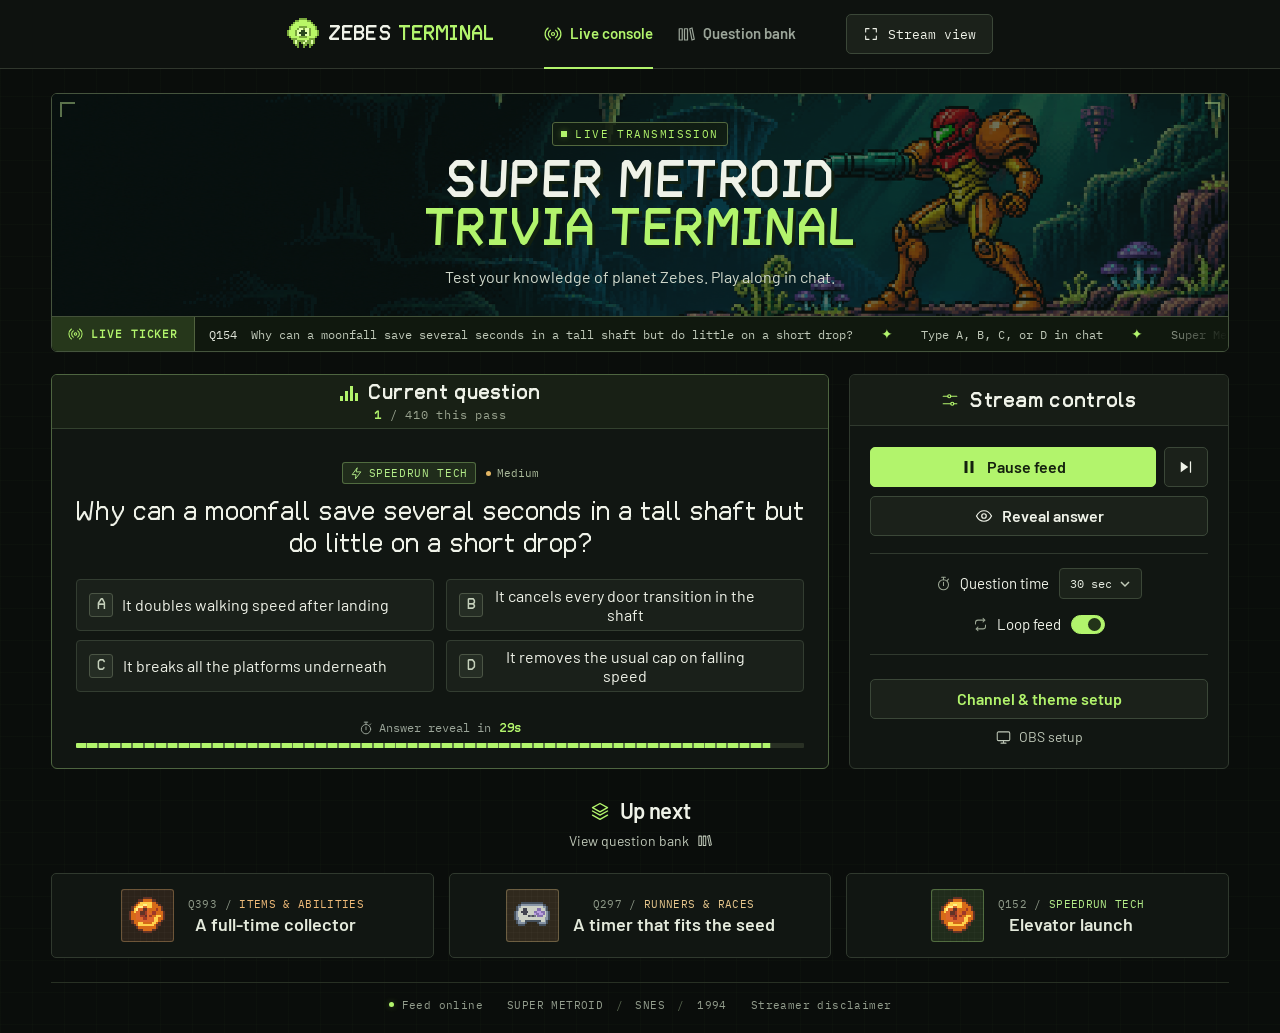
<file: index.html>
<!doctype html>
<html lang="en">
<head>
  <meta charset="utf-8"><meta name="viewport" content="width=device-width, initial-scale=1">
  <meta name="theme-color" content="#0b0e0c">
  <meta name="description" content="Live Super Metroid trivia on boss mechanics, speedrun routes and the runners who raced them. Includes timed answers and an offline OBS view.">
  <title>Zebes Terminal | Super Metroid Trivia</title>
  <link rel="icon" href="assets/mark.png"><link rel="stylesheet" href="style.css?v=theme-fonts">
  <link rel="stylesheet" href="theme.css?v=2"><script defer src="theme.js?v=3"></script>
  <script defer src="font.js"></script><script defer src="questions.js"></script><script defer src="rotation.js"></script><script defer src="chat.js"></script><script defer src="app.js"></script><script defer src="scoreboard.js"></script>
</head>
<body>
<header class="topbar"><div class="bar-inner">
  <a href="#console" class="brand" aria-label="Zebes Terminal home"><img src="assets/mark.png" width="32" height="32" alt="">ZEBES<span>TERMINAL</span></a>
  <nav aria-label="Main"><a href="#console" id="console-tab"><i data-icon="radio"></i>Live console</a><a href="#bank" id="bank-tab"><i data-icon="library"></i>Question bank</a></nav>
  <button id="stream" class="button stream-btn"><i data-icon="expand"></i>Stream view</button>
</div></header>
<main class="wrap">
  <div id="console">
    <section class="banner" aria-label="Super Metroid trivia broadcast">
      <div class="hero"><div class="hero-copy">
        <div class="live-tag"><b class="live-dot"></b><span id="live-label">LIVE TRANSMISSION</span></div>
        <h1>SUPER METROID<span>TRIVIA TERMINAL</span></h1>
        <p><span class="console-intro">Test your knowledge of planet Zebes.</span><span class="stream-intro">Be right back.</span> Play along in chat.</p>
      </div><span class="bracket tl"></span><span class="bracket tr"></span></div>
      <div class="ticker"><span class="ticker-label"><i data-icon="radio"></i>LIVE TICKER</span><div class="ticker-window" aria-hidden="true"><div id="crawl"></div></div></div>
    </section>
    <div class="dashboard">
      <section class="panel question-panel" aria-labelledby="question">
        <div class="panel-heading"><h2><span class="signal"><b></b><b></b><b></b><b></b></span>Current question</h2><span class="q-count" title="Questions dealt in this shuffled pass"><b id="q-number"></b><span> / <span id="q-total"></span> this pass</span></span></div>
        <div class="question-body" id="question-body"><div class="tags"><span id="q-category" class="tag"></span><span id="difficulty" class="difficulty"></span></div>
          <h3 id="question" aria-live="polite"></h3><div id="choices" aria-label="Answer choices"></div>
          <div id="explanation" class="answer-note" hidden><p id="answer-note" aria-live="polite"></p><a id="answer-source" target="_blank" rel="noopener"></a></div>
        </div>
        <div class="timer-box"><div class="timer-info"><span><i data-icon="timer"></i><span id="timer-label">Answer reveal in</span></span><b id="time">30s</b></div><div class="timer-track"><div id="timer-bar"></div></div></div>
      </section>
      <aside class="panel chat-panel" id="chat-panel" aria-label="Twitch chat leaderboard" hidden>
        <div class="panel-heading"><h2>Chat leaderboard</h2></div>
        <div class="score-content"><p id="score-channel"></p><p id="chat-status" role="status">Connecting…</p>
          <ol id="leaders" class="leaders"></ol>
          <p id="round-guesses">0 answers this round</p><p class="score-rule">First letter counts. One point per correct answer.</p>
          <button class="text-button" id="open-scores" disabled>Open scorebook</button>
        </div>
      </aside>
      <aside class="panel controls">
        <div class="panel-heading"><h2><i data-icon="sliders"></i>Stream controls</h2></div>
        <div class="control-body">
          <div class="transport"><button id="pause" class="button primary"></button><button id="next" class="button" aria-label="Skip to next question" title="Next question (N)"><i data-icon="skip"></i></button></div>
          <button id="reveal" class="button reveal"><i data-icon="eye"></i><span>Reveal answer</span></button>
          <div class="control-settings">
            <div class="setting"><label for="duration"><i data-icon="timer"></i>Question time</label><select id="duration"><option value="15">15 sec</option><option value="30" selected>30 sec</option><option value="45">45 sec</option><option value="60">60 sec</option></select></div>
            <div class="setting"><span id="loop-label"><i data-icon="repeat"></i>Loop feed</span><button id="loop" class="switch" aria-labelledby="loop-label" role="switch" aria-checked="true"><b></b></button></div>
          </div>
          <a class="button chat-link" href="setup.html">Channel &amp; theme setup</a><button id="setup" class="setup-link"><i data-icon="monitor"></i>OBS setup</button>
        </div>
      </aside>
    </div>
    <section class="queue" aria-labelledby="queue-title"><div class="queue-heading"><h2 id="queue-title"><i data-icon="layers"></i>Up next</h2><button id="all-questions" class="text-button">View question bank<i data-icon="library"></i></button></div><div id="queue-list"></div></section>
  </div>
  <section id="bank" hidden aria-labelledby="bank-title"><div class="bank-head"><div class="bank-heading"><i data-icon="library"></i><span>TRIVIA ARCHIVE</span></div><h1 id="bank-title">Question bank</h1><p>Choose a question to cue it in the live feed.</p></div>
    <div class="filters"><label class="searchbox"><i data-icon="search"></i><input type="search" id="search" placeholder="Search questions" aria-label="Search questions"></label><select id="category-filter" aria-label="Filter by category"><option value="">All categories</option></select></div>
    <div class="archive-count" id="results" aria-live="polite"></div><div id="bank-list"></div>
  </section>
  <footer><span><b class="footer-light"></b><span id="footer-state">Feed online</span></span><span>SUPER METROID <em>/</em> SNES <em>/</em> 1994</span><a href="setup.html#streamer-disclaimer">Streamer disclaimer</a></footer>
</main>
<button class="button exit-stream" id="exit-stream"><i data-icon="contract"></i>Exit stream view</button>
<dialog id="scores-dialog"><div class="panel-heading"><h2>Channel scorebook</h2><button class="close" id="close-scores" aria-label="Close scorebook">×</button></div>
<div class="modal-body"><label class="field-label" for="viewer-filter">Find a viewer</label><input class="chat-field" id="viewer-filter" type="search" placeholder="Twitch display name"><h3>Standings</h3>
<ol id="full-leaders" class="leaders"></ol><h3>Latest 50 answers</h3><ol id="history-list"></ol><p id="history-empty">No matching answers.</p>
<button class="button" id="export-scores">Export full answer log (CSV)</button></div></dialog>
<dialog id="obs-dialog"><div class="panel-heading"><h2><i data-icon="monitor"></i>OBS setup</h2><button class="close" aria-label="Close OBS setup" id="close-setup">×</button></div><div class="modal-body"><h3>Add the trivia to your stream</h3><p>For Twitch chat scoring, generate your Browser Source URL.</p><a class="button primary" href="setup.html">Set up your channel</a><h4>Offline trivia</h4><ol><li>Download and extract the overlay folder.</li><li>In OBS, add a <strong>Browser</strong> source. Enable <strong>Local file</strong> and select <strong>stream.html</strong> from the folder.</li><li>Set the width to <strong>1920</strong> and height to <strong>1080</strong>. The feed starts automatically.</li></ol><a class="button primary" href="zebes-obs.zip" download><i data-icon="download"></i>Download OBS overlay</a><p>To control playback, right-click the source and select <strong>Interact</strong>.</p><div class="shortcuts"><span><kbd>P</kbd> Pause</span><span><kbd>R</kbd> Reveal</span><span><kbd>N</kbd> Next</span><span><kbd>V</kbd> Toggle view</span></div></div></dialog>
</body></html>
</file>
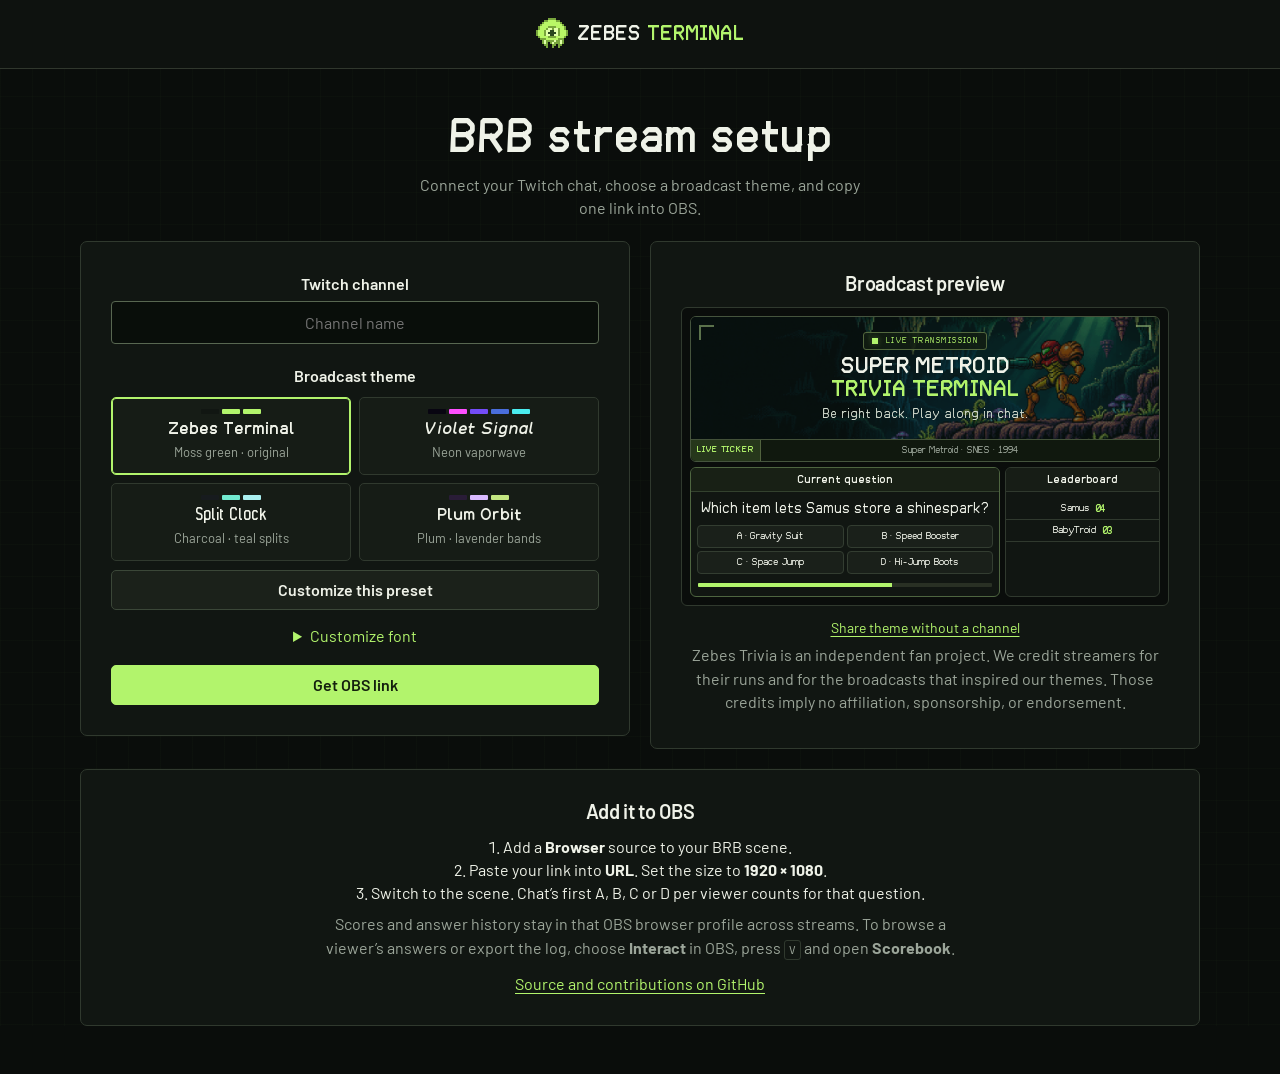
<file: setup.html>
<!doctype html>
<html lang="en">
<head>
  <meta charset="utf-8"><meta name="viewport" content="width=device-width,initial-scale=1">
  <title>Stream setup | Zebes Terminal</title>
  <link rel="icon" href="assets/mark.png"><link rel="stylesheet" href="style.css?v=theme-fonts">
  <link rel="stylesheet" href="theme.css?v=2">
  <script defer src="chat.js"></script><script defer src="theme.js?v=3"></script><script defer src="font.js"></script><script defer src="theme-editor.js?v=3"></script><script defer src="setup.js?v=theme-fonts"></script>
</head>
<body>
<header class="topbar"><div class="bar-inner"><a href="index.html" class="brand"><img src="assets/mark.png" alt="" width="32" height="32">ZEBES<span>TERMINAL</span></a></div></header>
<main class="studio">
  <header class="studio-title"><h1>BRB stream setup</h1>
    <p>Connect your Twitch chat, choose a broadcast theme, and copy one link into OBS.</p></header>
  <div class="studio-grid">
  <section class="studio-card" aria-label="Channel and appearance">
    <form id="channel-form">
      <label class="field-label" for="channel-name">Twitch channel</label>
      <input id="channel-name" class="chat-field" placeholder="Channel name" autocapitalize="none" spellcheck="false" required>
      <fieldset><legend>Broadcast theme</legend><div id="theme-list" class="theme-list"></div></fieldset>
      <button id="customize" class="button customize" type="button" aria-expanded="false" aria-controls="custom-fields">Customize this preset</button>
      <a class="inline-link mobile-preview-link" href="#preview-title">View preview ↓</a>
      <div id="custom-fields" class="custom-fields" hidden>
        <div id="color-controls" class="color-grid"></div>
        <div class="shade-row"><div><label for="theme-shade">Tint opacity</label> <output id="shade-value" for="theme-shade">60%</output></div><input id="theme-shade" type="range" min="0" max="100" value="60"></div>
        <label class="field-label" for="theme-frame">Frame style</label>
        <select id="theme-frame"></select>
        <label class="field-label" for="theme-banner">Banner image URL (optional)</label>
        <input id="theme-banner" class="chat-field" type="url" placeholder="https://example.com/banner.png" autocapitalize="none" spellcheck="false">
        <small class="hint">Use a public HTTPS image. Leave blank for Samus.</small>
        <p id="contrast-note" class="notice" hidden></p>
      </div>
      <details class="font-options" id="font-options"><summary>Customize font</summary>
        <label class="field-label" for="theme-typeface">Broadcast typeface</label>
        <select id="theme-typeface"><option value="">Theme default</option></select>
        <label class="field-label" for="font-url">Channel font URL (optional)</label>
        <input id="font-url" class="chat-field" type="url" placeholder="https://example.com/channel.woff2" aria-describedby="font-hint" autocapitalize="none" spellcheck="false">
        <small id="font-hint">A direct HTTPS webfont link overrides the bundled typeface. The font host must allow cross-origin loading.</small>
        <p class="font-preview" id="font-preview">Super Metroid · A B C D · 01:59</p>
      </details>
      <button type="submit" class="button primary">Get OBS link</button>
      <p class="notice" role="status" id="setup-error" hidden></p>
    </form>
    <div id="link-result" hidden><label for="source-url" class="field-label">Your Browser Source URL</label><div class="channel-row"><input class="chat-field" id="source-url" readonly><button class="button" id="copy-url">Copy link</button></div>
      <p id="copy-result" role="status"></p><p><a class="inline-link" id="edit-theme" href="setup.html">Bookmark or share this setup</a></p></div>
  </section>
  <section class="studio-card preview-card" aria-labelledby="preview-title">
    <h2 id="preview-title">Broadcast preview</h2>
    <div class="preview-screen" id="theme-preview">
      <div class="banner"><div class="hero"><div class="hero-copy">
        <div class="live-tag"><b class="live-dot"></b>LIVE TRANSMISSION</div>
        <h3>SUPER METROID<span>TRIVIA TERMINAL</span></h3><p>Be right back. Play along in chat.</p>
      </div><span class="bracket tl"></span><span class="bracket tr"></span></div>
      <div class="ticker"><span class="ticker-label">LIVE TICKER</span><span class="preview-crawl">Super Metroid · SNES · 1994</span></div></div>
      <div class="preview-board"><div class="panel question-panel"><div class="panel-heading">Current question</div>
        <p class="preview-question">Which item lets Samus store a shinespark?</p>
        <div class="preview-choices"><span class="choice">A · Gravity Suit</span><span class="choice">B · Speed Booster</span><span class="choice">C · Space Jump</span><span class="choice">D · Hi-Jump Boots</span></div>
        <div class="timer-track"><div class="preview-time"></div></div></div>
        <div class="panel"><div class="panel-heading">Leaderboard</div><ol class="leaders preview-leaders" aria-label="Sample standings"><li>Samus <b>04</b></li><li>BabyTroid <b>03</b></li></ol></div>
      </div>
    </div>
    <a class="inline-link share-palette" id="share-palette" href="setup.html">Share theme without a channel</a>
    <p class="hint" id="streamer-disclaimer">Zebes Trivia is an independent fan project. We credit streamers for their runs and for the broadcasts that inspired our themes. Those credits imply no affiliation, sponsorship, or endorsement.</p>
  </section></div>
  <section class="studio-card studio-guide"><h2>Add it to OBS</h2>
    <ol><li>Add a <strong>Browser</strong> source to your BRB scene.</li><li>Paste your link into <strong>URL</strong>. Set the size to <strong>1920 × 1080</strong>.</li><li>Switch to the scene. Chat’s first A, B, C or D per viewer counts for that question.</li></ol>
    <p>Scores and answer history stay in that OBS browser profile across streams. To browse a viewer’s answers or export the log, choose <strong>Interact</strong> in OBS, press <kbd>V</kbd> and open <strong>Scorebook</strong>.</p>
    <a class="inline-link" href="https://github.com/Intelligent-Decisions-Interactive/zebes-trivia">Source and contributions on GitHub</a>
  </section>
</main></body></html>
</file>
<file: style.css>
@font-face{font-family:Barlow;src:url(assets/barlow.ttf)}@font-face{font-family:Barlow;src:url(assets/barlow-semibold.ttf);font-weight:600}@font-face{font-family:Barlow;src:url(assets/barlow-bold.ttf);font-weight:700}
@font-face{font-family:"Zebes Relay";src:url(assets/zebes-relay-regular.woff2) format("woff2");font-weight:400;font-display:swap}
@font-face{font-family:"Zebes Relay";src:url(assets/zebes-relay-bold.woff2) format("woff2");font-weight:700;font-display:swap}
@font-face{font-family:"Neon Trace";src:url(assets/neon-trace-regular.woff2) format("woff2");font-weight:400;font-display:swap}
@font-face{font-family:"Neon Trace";src:url(assets/neon-trace-bold.woff2) format("woff2");font-weight:700;font-display:swap}
@font-face{font-family:"Split Counter";src:url(assets/split-counter-regular.woff2) format("woff2");font-weight:400;font-display:swap}
@font-face{font-family:"Split Counter";src:url(assets/split-counter-bold.woff2) format("woff2");font-weight:700;font-display:swap}
@font-face{font-family:"Orbit Arc";src:url(assets/orbit-arc-regular.woff2) format("woff2");font-weight:400;font-display:swap}
@font-face{font-family:"Orbit Arc";src:url(assets/orbit-arc-bold.woff2) format("woff2");font-weight:700;font-display:swap}
@font-face{font-family:Plex;src:url(assets/mono.ttf)}
:root{color-scheme:dark;--page:#0a0d0b;--panel:#111612;--line:#30392e;--lime:#b2f46c;--white:#eff2e8;--muted:#9ba599;--mono:Plex,monospace;--body:Barlow,Arial,sans-serif}
:root,.preview-screen,.font-preview{--pixel:var(--theme-face,"Zebes Relay"),Barlow,sans-serif}
.has-channel-font:is(:root,.preview-screen,.font-preview){--pixel:"Channel Overlay",var(--theme-face,"Zebes Relay"),Barlow,sans-serif}
*{box-sizing:border-box}html{min-height:100%;background:var(--page);scrollbar-color:#46523e #0d100d}body{margin:0;background-color:var(--page);background-image:linear-gradient(#aaff7004 1px,transparent 1px),linear-gradient(90deg,#aaff7004 1px,transparent 1px);background-size:32px 32px;color:var(--white);font:1rem/1.45 var(--body);min-height:100vh}button,select,input{font:inherit}button,a,select,input{outline-offset:4px}button:focus-visible,a:focus-visible,input:focus-visible,select:focus-visible{outline:2px solid var(--lime)}button,select,a{touch-action:manipulation}button,select{cursor:pointer}button{color:inherit}button:disabled{cursor:default}a{color:inherit;text-decoration:none}[hidden]{display:none!important}h1,h2,h3,p{margin:0}i[data-icon]{display:inline-flex;align-items:center;justify-content:center;flex-shrink:0;width:18px;height:18px}i svg{width:100%;height:100%;display:block}
.topbar{background:#0e120f;border-bottom:1px solid #30372d}.bar-inner,.wrap{width:min(1380px,92%);margin:auto}.bar-inner{min-height:68px;display:flex;align-items:center;gap:50px}.brand{display:inline-flex;gap:6px;align-items:center;white-space:nowrap;font:700 19px/1 var(--pixel);letter-spacing:-1.4px}.brand span{color:var(--lime)}.brand img{image-rendering:pixelated;margin-right:3px}.topbar nav{align-self:stretch;display:flex;gap:24px}.topbar nav a{display:flex;align-items:center;gap:8px;position:relative;font-size:15px;font-weight:600;color:var(--muted)}nav a.active{color:var(--lime)}nav a.active:after{content:"";height:2px;background:var(--lime);position:absolute;bottom:-1px;left:0;right:0}.topbar nav a:hover{color:var(--white)}.button{border:1px solid #3b4738;border-radius:5px;min-height:40px;display:inline-flex;justify-content:center;align-items:center;gap:9px;background:#1b211a;font-weight:600;transition:background .15s,border-color .15s}.button:hover:not(:disabled){background:#283025;border-color:#687b5c}.stream-btn{margin-left:auto;font:13px var(--mono);padding:0 16px;white-space:nowrap}.stream-btn i{width:16px}
.wrap{padding-top:24px}.banner{border:1px solid #45543d;border-radius:6px;overflow:hidden;background:#060d09}.hero{position:relative;isolation:isolate;min-height:222px;display:flex;align-items:center;padding:26px 3.05%;background-image:url(assets/zebes.png);background-size:cover;background-position:center 54%}
.hero::before{
  content:"";position:absolute;inset:0;z-index:-1;pointer-events:none;
  background:rgb(12 24 20 / 60%);
}
.hero-copy{width:fit-content;max-width:100%}
.live-tag{display:inline-flex;gap:8px;align-items:center;color:var(--lime);font:11px var(--mono);letter-spacing:1.45px;background:#121e12d9;border:1px solid #53683e;border-radius:3px;padding:4px 8px}.live-dot,.footer-light{display:inline-block;width:6px;height:6px;flex:none;background:var(--lime);box-shadow:0 0 6px #b2f45850}.hero h1{font:700 clamp(34px,3.65vw,59px)/.98 var(--pixel);letter-spacing:-.052em;margin:12px 0 10px;text-shadow:3px 3px #122011}.hero h1 span{display:block;color:var(--lime)}.hero p{font-size:16px;color:#d2dacd}.bracket{width:15px;height:15px;position:absolute;top:8px;border-top:2px solid #a3c6808a}.tl{left:8px;border-left:2px solid #a3c6808a}.tr{right:8px;border-right:2px solid #a3c6808a}.ticker{display:flex;height:35px;align-items:stretch;border-top:1px solid #435139;background:#10180e}.ticker-label{position:relative;z-index:1;display:inline-flex;align-items:center;gap:8px;white-space:nowrap;background:#26371b;color:var(--lime);border-right:1px solid #51623e;padding:0 16px;font:600 11px var(--mono);letter-spacing:.9px}.ticker-label i{width:15px}.ticker-window{display:flex;align-items:center;overflow:hidden;mask-image:linear-gradient(90deg,#000 92%,transparent)}#crawl{display:flex;flex-shrink:0;white-space:nowrap;align-items:center;animation:scroll 64s linear infinite;font:12px var(--mono);color:#c0c9b9}.crawl-set{display:flex;align-items:center;gap:28px;padding:0 14px}.crawl-set b{font-weight:normal;color:var(--lime);font-size:14px}.crawl-set strong{color:#e0e5d9;font-weight:normal}@keyframes scroll{to{transform:translateX(-50%)}}.paused #crawl{animation-play-state:paused}.paused .live-dot,.paused .footer-light{background:#e4b66b}
.dashboard{display:grid;grid-template-columns:minmax(0,2.05fr) minmax(285px,1fr);gap:20px;margin-top:22px}.panel{border:1px solid var(--line);border-radius:6px;background:var(--panel);overflow:hidden}.question-panel{border-color:#4e6540;display:flex;flex-direction:column}.panel-heading{min-height:51px;padding:0 22px;display:flex;align-items:center;justify-content:space-between;gap:12px;border-bottom:1px solid var(--line);background:#171d16}.question-panel .panel-heading{background:#182015;border-color:#33412e}h2{font-size:20px;line-height:1.15;letter-spacing:-.35px;font-weight:600;display:flex;align-items:center;gap:10px}.panel-heading h2 i,.queue-heading h2 i{color:var(--lime)}.signal{height:17px;display:inline-flex;align-items:flex-end;gap:2px}.signal b{background:var(--lime);width:3px}.signal b:nth-child(1){height:5px}.signal b:nth-child(2){height:10px}.signal b:nth-child(3){height:15px}.signal b:nth-child(4){height:8px}.q-count{font:12px var(--mono);letter-spacing:.8px;color:var(--lime)}.q-count span{color:#99a38f}.question-body{padding:23px 24px 18px;flex:1}.tags{display:flex;gap:10px;align-items:center}.tag,.difficulty{font:11px var(--mono);letter-spacing:.65px;text-transform:uppercase;display:inline-flex;align-items:center;gap:6px}.tag{border:1px solid #385c60;border-radius:3px;background:#172a2a;color:#8ed8d4;padding:3px 7px}.tag i{width:13px;height:13px}.difficulty{letter-spacing:0;text-transform:none;color:#abbb9b}.difficulty:before{content:"";width:5px;height:5px;border-radius:50%;background:#accb83}.difficulty.medium:before{background:#e3b664}.difficulty.hard:before{background:#de8c8c}.question-body h3{font:600 clamp(25px,2.05vw,34px)/1.13 var(--body);letter-spacing:-.5px;margin:13px 0 19px;max-width:850px}.choices,#choices{display:grid;grid-template-columns:1fr 1fr;gap:9px 12px}.choice{min-height:42px;background:#1a201a;border:1px solid #333d31;border-radius:4px;display:flex;align-items:center;gap:11px;text-align:left;padding:6px 12px;font:500 16px var(--body);min-width:0}.choice span:first-child{background:#252d24;border:1px solid #4b5545;border-radius:3px;width:24px;height:24px;flex:none;display:grid;place-items:center;color:#c5d0bb;font:13px var(--mono)}button.choice:hover:not(:disabled),.choice.picked{border-color:#819167;background:#262e23}.choice.correct{color:var(--lime);background:#24361b;border-color:#87ad62}.choice.correct span:first-child{background:var(--lime);border-color:var(--lime);color:#152410}.choice.missed{border-color:#ab7263}.choice i{margin-left:auto;color:var(--lime);width:15px}.timer-box{padding:0 24px 20px}.timer-info{display:flex;align-items:center;justify-content:space-between;color:var(--muted);font:12px var(--mono);margin-bottom:8px}.timer-info>span{display:flex;align-items:center;gap:6px}.timer-info i{width:14px;height:14px}.timer-info b{font-weight:400;color:var(--lime)}.timer-track{height:5px;background:#293024;overflow:hidden;border-radius:1px}#timer-bar{height:100%;background:repeating-linear-gradient(to right,var(--lime) 0 10px,#5c7943 10px 12px);transform-origin:left}.slide-in{animation:arrive .42s ease-out}@keyframes arrive{from{transform:translateY(12px);opacity:.4}to{transform:translateY(0);opacity:1}}
.control-body{padding:21px 20px 17px}.transport{display:flex;gap:8px}.transport .primary{flex:1}.primary{background:var(--lime);border-color:var(--lime);color:#14200e}.primary:hover:not(:disabled){background:#c9ff93;border-color:#c9ff93}#next{width:44px}.reveal{width:100%;margin-top:9px;background:#1b211a}.reveal:disabled{color:#9da993;background:#171c16}.control-settings{border-top:1px solid var(--line);border-bottom:1px solid var(--line);padding:12px 0;margin:17px 0 12px}.setting{display:flex;align-items:center;justify-content:space-between;gap:10px;min-height:35px;font-size:15px}.setting+.setting{margin-top:6px}.setting label,.setting>span{display:flex;align-items:center;gap:9px}.setting i{color:#9ba693;width:15px;height:15px}select{appearance:none;background:#1b221a url("data:image/svg+xml,%3Csvg xmlns='http://www.w3.org/2000/svg' width='12' height='8' viewBox='0 0 12 8'%3E%3Cpath d='m2 2 4 4 4-4' fill='none' stroke='%23c1cbb8' stroke-width='1.5'/%3E%3C/svg%3E") no-repeat right 10px center;color:#e4eadf;border:1px solid #3b4737;border-radius:4px;padding:7px 29px 7px 10px;font:12px var(--mono)}.switch{width:34px;height:19px;border-radius:10px;border:1px solid #686f61;background:#323930;display:flex;align-items:center;padding:2px}.switch b{width:13px;height:13px;border-radius:50%;background:#c8d0bd;transition:transform .15s}.switch[aria-checked="true"]{background:var(--lime);border-color:var(--lime)}.switch[aria-checked="true"] b{transform:translateX(14px);background:#233419}.setup-link,.text-button{display:inline-flex;align-items:center;justify-content:center;gap:8px;background:none;border:0;padding:4px 0;color:#bfc8b8;font-size:14px}.setup-link:hover,.text-button:hover{color:var(--lime)}.setup-link i,.text-button i{width:15px;height:15px}.queue{margin-top:23px}.queue-heading{display:flex;align-items:center;justify-content:space-between;margin-bottom:12px}.queue-heading h2{font-size:22px}.queue-heading h2 i{width:20px;height:20px}#queue-list{display:grid;grid-template-columns:repeat(3,minmax(0,1fr));gap:15px}.queue-card,.bank-card{min-width:0;display:flex;align-items:center;gap:14px;text-align:left;border:1px solid var(--line);border-radius:5px;padding:15px;background:var(--panel)}.queue-card:hover,.bank-card:hover{background:#1a221a;border-color:#647958}.sprite-box{background-color:var(--tint);color:var(--ink);border:1px solid color-mix(in srgb,var(--ink) 33%,transparent);width:53px;height:53px;flex:none;display:grid;place-items:center;border-radius:3px;background-image:linear-gradient(#ffffff05 1px,transparent 1px),linear-gradient(90deg,#ffffff05 1px,transparent 1px);background-size:6px 6px}.sprite-box img{width:36px;height:36px;image-rendering:pixelated}.card-copy{display:grid;gap:3px}.card-meta{font:11px var(--mono);text-transform:uppercase;color:var(--ink);letter-spacing:.35px}.card-meta span{color:#8f9a89}.card-title{font-size:18px;font-weight:600;color:#e3e9db;line-height:1.15}footer{border-top:1px solid #283024;margin:24px 0 0;padding:15px 0 21px;display:flex;justify-content:space-between;align-items:center;gap:10px;color:#939d8d;font:11px var(--mono);letter-spacing:.4px}footer>span:first-child{display:flex;align-items:center;gap:8px}.footer-light{width:5px;height:5px;border-radius:50%}footer em{font-style:normal;color:#596750;margin:0 5px}
.bank-head{padding:22px 0 18px}.bank-heading{display:flex;gap:8px;align-items:center;color:var(--lime);font:12px var(--mono);letter-spacing:.8px}.bank-head h1{font:700 clamp(28px,3vw,48px) var(--pixel);color:var(--white);letter-spacing:-.055em;margin:6px 0}.bank-head p,.source{color:var(--muted)}.filters{display:flex;gap:10px}.searchbox{display:flex;align-items:center;gap:12px;background:var(--panel);border:1px solid var(--line);border-radius:4px;padding:8px 14px;flex:1}.searchbox input{background:none;color:var(--white);border:0;width:100%}.archive-count{font:12px var(--mono);color:var(--muted);margin:22px 0 12px}#bank-list{display:grid;grid-template-columns:repeat(2,minmax(0,1fr));gap:12px}.bank-card .card-title{font-size:16px}.source{font-size:14px;margin:22px 0}.source a{text-decoration:underline}.source a:hover{color:var(--lime)}
dialog{width:min(460px,94vw);padding:0;border:1px solid #586b4b;border-radius:6px;background:var(--panel);color:var(--white);box-shadow:0 24px 90px #0009}dialog::backdrop{background:#030704c9}.close{background:none;border:0;font-size:27px;color:#cad2bf}.modal-body{padding:22px}.modal-body h3{font-size:23px}.modal-body ol{padding-left:20px;color:#c9d1c2}.modal-body li{margin-bottom:9px;padding-left:3px}.modal-body .button{width:100%}.modal-body p{font-size:15px;color:var(--muted);margin:18px 0 12px}.shortcuts{display:flex;gap:10px;flex-wrap:wrap;font-size:13px}.shortcuts span{display:flex;align-items:center;gap:4px}kbd{border:1px solid var(--line);border-radius:3px;padding:2px 4px;font:11px var(--mono)}.exit-stream{display:none}
.streaming .topbar,.streaming .controls,.streaming .queue,.streaming footer{display:none}.streaming .wrap{width:min(94vw,1750px);padding-top:2.5vh}.streaming .hero{min-height:22vh}.streaming .dashboard{display:block;margin-top:2vh}.streaming .question-body{padding:2.5vh 2.5vw}.streaming .question-body h3{font-size:clamp(26px,min(3.4vw,5.7vh),66px);max-width:none;margin:2vh 0 2.5vh}.streaming .choice{font-size:clamp(18px,min(2.2vw,3.7vh),40px);min-height:7vh}.streaming .choice span:first-child{width:1.7em;height:1.7em;font-size:.7em}.streaming .timer-box{padding:0 2.5vw 2.3vh}.streaming .timer-info{font-size:clamp(12px,1.3vw,22px)}.streaming .hero h1{font-size:clamp(32px,min(3.8vw,6.3vh),76px)}.streaming .exit-stream{position:fixed;right:12px;top:12px;display:flex;padding:0 12px;opacity:0}.exit-stream:hover,.exit-stream:focus-visible{opacity:1}.streaming .panel-heading{min-height:5vh}.streaming .ticker{height:4vh;min-height:30px}.streaming #crawl,.streaming .ticker-label{font-size:clamp(12px,1.1vw,20px)}
@media(min-width:1600px){.hero{min-height:260px}.question-body{padding-top:26px;padding-bottom:22px}.choice{min-height:49px}}
@media(max-width:1050px){.bar-inner{gap:28px}.topbar nav{gap:18px}.wrap,.bar-inner{width:94%}.dashboard{grid-template-columns:minmax(0,1.85fr) minmax(260px,1fr);gap:15px}.panel-heading{padding:0 17px}.question-body{padding:18px}.timer-box{padding:0 18px 18px}.queue-card{padding:12px;gap:10px}.card-meta{font-size:10px}.card-title{font-size:16px}.sprite-box{width:46px;height:46px}.control-body{padding:18px 16px}.hero{min-height:206px}}
@media(max-width:760px){.bar-inner{min-height:59px;flex-wrap:wrap;gap:0;justify-content:space-between}.brand{font-size:17px}.brand img{width:27px;height:27px}.stream-btn{font-size:12px;padding:0 10px;min-height:34px}.topbar nav{order:3;width:100%;height:42px;gap:25px}.topbar nav a{font-size:14px}.bar-inner{padding-top:10px}.wrap{padding-top:15px}.hero{min-height:196px;padding:18px 4%;background-position:63% 50%}.hero h1{font-size:clamp(30px,5.6vw,43px)}.hero p{max-width:65%;font-size:14px;line-height:1.3}.dashboard{grid-template-columns:minmax(0,1fr)}.controls .control-body{display:grid;grid-template-columns:1.3fr 1fr;gap:10px 14px}.control-settings{grid-column:1/-1;display:flex;justify-content:space-between;gap:20px;margin:0;padding:8px 0}.setting{flex:1}.setting+.setting{margin-top:0}.reveal{margin-top:0}.setup-link{justify-self:start}.queue-card{min-height:76px}.queue-card .sprite-box{width:39px;height:39px}.queue-card .card-title{font-size:15px}#queue-list{grid-template-columns:1fr;gap:8px}.queue{margin-top:18px}.question-body h3{max-width:94%}.queue-heading h2{font-size:20px}.ticker-label{padding:0 10px;font-size:10px}.streaming .hero p{max-width:70%}#bank-list{grid-template-columns:1fr}}
@media(max-width:450px){.wrap,.bar-inner{width:93%}.hero{background-position:69% center}.hero h1{font-size:29px}.hero p{max-width:63%}.live-tag{font-size:9px}.panel-heading{min-height:45px}h2{font-size:18px}.question-body h3{font-size:24px}.question-body{padding:16px}.choice{padding:6px 8px;font-size:15px;gap:8px}.controls .control-body{gap:9px}.setting{font-size:14px;gap:6px}.setting i{display:none}.setting+.setting{flex:.75}.filters{flex-wrap:wrap}.filters .searchbox{min-width:180px}.tag{font-size:10px}.text-button{font-size:13px}.streaming .hero{min-height:170px}.streaming .question-body h3{font-size:25px}.streaming .choice{font-size:16px}.streaming .question-body{padding:15px}}
@media(max-height:640px) and (min-width:761px){.streaming .hero{padding-top:9px;padding-bottom:9px;min-height:19vh}.streaming .hero p{display:none}.streaming .live-tag{font-size:9px}.streaming .hero h1{font-size:29px;margin:6px 0}.streaming .question-body{padding:10px 20px}.streaming .question-body h3{margin:7px 0 12px}.streaming .question-panel .panel-heading{min-height:35px}}
@media(prefers-reduced-motion:reduce){*{scroll-behavior:auto!important}.slide-in{animation:none}#crawl{animation:none}}
.streaming .exit-stream.visible{opacity:1}
.answer-note{margin-top:14px;border-left:2px solid var(--lime);padding-left:12px;color:#dce5d5;line-height:1.4}
.answer-note a{display:inline-block;margin-top:5px;color:var(--muted);font-size:13px;text-decoration:underline;text-underline-offset:3px}
.answer-note a:hover{color:var(--lime)}
.streaming .answer-note{font-size:clamp(18px,min(2vw,3.2vh),33px);margin-top:1.6vh}
.streaming .answer-note a,.streaming .revealed .choice:not(.correct){display:none}
.streaming .revealed .correct{grid-column:1/-1}
.stream-intro,.streaming .console-intro{display:none}
.streaming .stream-intro{display:inline}
.chat-link{width:100%;margin:12px 0 4px;color:var(--lime)}
.score-content{padding:18px}.score-content p{margin:0 0 9px}.score-content #score-channel{font:600 1.2rem var(--mono);color:var(--lime);overflow-wrap:anywhere}
#chat-status,.score-rule{color:var(--muted)}#round-guesses{font-weight:600}
.leaders,#history-list{list-style:none;padding:0;margin:12px 0 18px}
.leaders li{display:grid;grid-template-columns:2ch minmax(0,1fr) auto;gap:.7em;align-items:center;padding:.55em 0;border-bottom:1px solid var(--line)}
.leaders li span,.leaders li b{font-family:var(--mono)}.leaders li span{color:var(--muted)}.leaders li b{color:var(--lime);font-size:.9em}.leaders strong{overflow:hidden;text-overflow:ellipsis;white-space:nowrap}
.leaders .score-empty{display:block;color:var(--muted);line-height:1.4}
.streaming #open-scores{display:none}.chat-enabled:not(.streaming) .chat-panel{grid-column:1/-1;order:3}
.streaming.chat-enabled .dashboard{display:grid;grid-template-columns:minmax(0,3fr) minmax(225px,1fr);align-items:start}
.streaming.chat-enabled .hero{min-height:16vh;padding-block:1.5vh}.streaming.chat-enabled .hero h1{font-size:clamp(32px,4.4vh,54px)}
.streaming.chat-enabled .question-body h3{font-size:clamp(25px,min(2.7vw,4.5vh),50px)}.streaming.chat-enabled .choice{font-size:clamp(16px,min(1.75vw,2.85vh),34px)}
.streaming.chat-enabled .answer-note{font-size:clamp(16px,min(1.65vw,2.7vh),29px)}.streaming .score-content{font-size:clamp(16px,1.2vw,24px)}
#scores-dialog{width:min(650px,94vw);max-height:85vh}#scores-dialog h3{margin-top:16px}#history-list li{border-bottom:1px solid var(--line);padding:8px 0}#history-list span{display:block;color:var(--muted)}
.setup-page{width:min(690px,94%);margin:5vh auto 7vh;border:1px solid var(--line);border-radius:8px;background:var(--panel);overflow:hidden}
.setup-art{height:100px;background:center 52%/cover url(assets/zebes.png)}.setup-copy{padding:clamp(20px,4vw,38px)}
.setup-copy h1{font:700 clamp(24px,3.2vw,38px)/1.2 var(--pixel)}.setup-copy h2{margin-top:26px}.setup-copy p,.setup-copy ol{color:#bcc6b8}.setup-copy p{margin:12px 0 18px}.setup-copy ol{padding-left:22px}.setup-copy li{margin-bottom:5px}
.setup-copy>a{color:var(--lime);text-decoration:underline}.field-label{display:block;font-weight:600;margin:14px 0 6px}.channel-row{display:flex;gap:8px}.channel-row .button{padding:0 16px;white-space:nowrap}
.chat-field{width:100%;min-width:0;background:#090e0a;color:var(--white);border:1px solid #586751;border-radius:4px;padding:9px}.setup-copy #setup-error{color:#efb99a}
@media(max-width:760px){.streaming.chat-enabled .dashboard{grid-template-columns:1fr}.streaming .chat-panel{margin-bottom:20px}.chat-link{grid-column:1/-1}}
.brand,.hero h1,.bank-head h1,.setup-copy h1{letter-spacing:.01em}
.hero h1{line-height:1.04}
.question-body h3,.streaming .choice,.choice span:first-child,.panel-heading h2,.timer-info b,.leaders li b{font-family:var(--pixel)}
.question-body h3{font-weight:400;line-height:1.19;letter-spacing:0}
.panel-heading h2,.choice span:first-child{font-weight:700;letter-spacing:.015em}
.streaming .choice{font-weight:400;line-height:1.2}
@media(min-width:761px){
  .streaming:not(.chat-enabled) .question-body h3{font-size:clamp(26px,min(3.1vw,5.2vh),60px)}
  .streaming:not(.chat-enabled) .question-body{padding-block:2vh}
}
.timer-info b,.leaders li b{font-weight:700;letter-spacing:.03em}
html[data-frame] .streaming,.preview-screen{--body:var(--pixel);--mono:var(--pixel);font-family:var(--body)}
.font-options{margin-top:14px}.font-options summary{width:fit-content;cursor:pointer;color:var(--lime)}
.font-options p{margin:6px 0 9px}.font-options small{color:var(--muted)}
.font-preview{font:400 21px/1.3 var(--pixel);color:var(--white)}

body,dialog,button,input,select{text-align:center}
.hero,.tags,.timer-info,.panel-heading,.queue-heading,.bank-heading,.shortcuts,.setting{justify-content:center}
.hero-copy{display:flex;flex-direction:column;align-items:center;justify-content:center}
.hero .hero-copy p{max-width:100%}
.question-body,.score-content{display:flex;flex-direction:column;justify-content:center}
.question-body h3{margin-inline:auto}
.question-panel .panel-heading,.queue-heading{flex-direction:column;gap:3px;padding-block:6px}
.timer-info{gap:.7em}
.choice{
  display:grid;grid-template-columns:max(24px,1.2em) minmax(0,1fr) max(24px,1.2em);
  place-items:center;column-gap:clamp(4px,.6vw,10px);text-align:center;
}
.choice span:nth-child(2){overflow-wrap:anywhere}
.choice i{margin:0}
.answer-note{border-left:0;border-top:1px solid var(--line);padding:8px 0 0}
.chat-panel{display:flex;flex-direction:column}
.score-content{flex:1}
.streaming.chat-enabled .dashboard{align-items:stretch}
.leaders li{grid-template-columns:minmax(0,1fr) minmax(0,3fr) minmax(0,1fr);text-align:center}
.bar-inner,.topbar nav,.queue-card,.bank-card,.filters,footer{justify-content:center}
.stream-btn{margin-left:0}
.queue-card,.bank-card{text-align:center}
.setup-link{justify-self:center}
.setup-copy ol,.modal-body ol{list-style-position:inside;padding-inline:0}
.font-options summary{margin-inline:auto}
dialog .panel-heading{position:relative;padding-inline:45px}
dialog .close{position:absolute;right:12px;top:50%;transform:translateY(-50%)}
footer{gap:1.5rem;flex-wrap:wrap}
@media(max-width:760px){.bar-inner{gap:8px 16px}.setup-page .bar-inner{padding-block:8px}}
@media(max-width:540px){#choices{grid-template-columns:1fr}}
</file>
<file: theme.css>
/* The broadcast and the setup preview share these surfaces and frame treatments. */
.broadcast-palette {
  --muted: color-mix(in srgb, var(--white) 70%, var(--panel));
  --line: color-mix(in srgb, var(--secondary) 24%, var(--panel));
  --edge: color-mix(in srgb, var(--lime) 57%, var(--panel));
  --raised: color-mix(in srgb, var(--white) 5%, var(--panel));
  --tinted: color-mix(in srgb, var(--lime) 12%, var(--panel));
  color: var(--white);
}
html.broadcast-palette {scrollbar-color:var(--line) var(--page)}
.broadcast-palette body, .preview-screen.broadcast-palette {background:var(--page);color:var(--white)}
.broadcast-palette .hero {background-color:var(--page);background-image:var(--banner-art)}
.broadcast-palette .hero::before {background:color-mix(in srgb,var(--banner-tint) var(--tint-amount),transparent)}
.broadcast-palette .hero h1 {text-shadow:0 2px 5px #000b}
.broadcast-palette .hero p, .broadcast-palette .card-title,
.broadcast-palette .answer-note, .broadcast-palette .crawl-set strong {color:var(--white)}
.broadcast-palette .topbar, .broadcast-palette .ticker,
.broadcast-palette .panel-heading, .broadcast-palette .question-panel .panel-heading {
  background:var(--panel);border-color:var(--line);
}
.broadcast-palette .banner, .broadcast-palette .question-panel, .broadcast-palette dialog {border-color:var(--edge)}
.broadcast-palette .bracket {border-color:var(--secondary)}
.broadcast-palette .live-tag, .broadcast-palette .ticker-label {background:var(--tinted);border-color:var(--edge);color:var(--lime)}
.broadcast-palette .live-dot, .broadcast-palette .footer-light {box-shadow:none}
.broadcast-palette .timer-info b, .broadcast-palette .leaders li b, .broadcast-palette .signal {color:var(--secondary)}
.broadcast-palette .signal b {background:currentColor}
.broadcast-palette .timer-track {background:var(--line)}
.broadcast-palette #timer-bar, .broadcast-palette .preview-time {background:var(--secondary)}
.broadcast-palette .q-count span, .broadcast-palette .difficulty, .broadcast-palette #crawl,
.broadcast-palette .card-meta span, .broadcast-palette .setting i, .broadcast-palette footer,
.broadcast-palette .text-button, .broadcast-palette .setup-link, .broadcast-palette .modal-body ol {color:var(--muted)}
.broadcast-palette .button, .broadcast-palette select, .broadcast-palette .chat-field,
.broadcast-palette .choice {background-color:var(--raised);border-color:var(--line);color:var(--white)}
.broadcast-palette .choice span:first-child {background:var(--panel);border-color:var(--line);color:var(--muted)}
.broadcast-palette .button:hover:not(:disabled), .broadcast-palette .choice.picked,
.broadcast-palette button.choice:hover:not(:disabled), .broadcast-palette .bank-card:hover,
.broadcast-palette .queue-card:hover {background:var(--tinted);border-color:var(--edge)}
.broadcast-palette .primary, .broadcast-palette .primary:hover:not(:disabled),
.broadcast-palette .choice.correct span:first-child {background:var(--lime);border-color:var(--lime);color:var(--accent-ink)}
.broadcast-palette .choice.correct {background:var(--tinted);border-color:var(--lime);color:var(--lime)}
.broadcast-palette .choice.missed {border-style:dashed;border-color:var(--muted)}
.broadcast-palette .reveal:disabled {background:var(--panel);color:var(--muted)}
.broadcast-palette .switch[aria-checked="true"] b {background:var(--accent-ink)}
.broadcast-palette .chat-link, .broadcast-palette nav a.active {color:var(--lime)}
.broadcast-palette .chat-panel, .broadcast-palette footer {border-color:var(--line)}

.broadcast-palette[data-frame="signal"] {
  --rail-gradient:linear-gradient(108deg,var(--rail-violet),var(--rail-blue) 22%,var(--secondary) 50%,var(--rail-blue) 78%,var(--rail-violet));
  --rail-glow:color-mix(in srgb,var(--lime) 34%,transparent);
  --split-glow:color-mix(in srgb,var(--secondary) 25%,transparent);
}
.broadcast-palette[data-frame="signal"] .streaming #console,
.preview-screen.broadcast-palette[data-frame="signal"] {
  border:2px solid var(--lime);border-radius:2px;
  background:var(--page);box-shadow:0 0 7px var(--rail-glow),inset 0 0 5px var(--rail-glow);
}
.broadcast-palette[data-frame="signal"] .streaming #console {padding:clamp(5px,.55vw,10px)}
.broadcast-palette[data-frame="signal"] .streaming .dashboard {margin-top:clamp(5px,.55vw,10px);gap:clamp(5px,.55vw,10px)}
.broadcast-palette[data-frame="signal"] .panel {
  border:2px solid var(--lime);border-radius:2px;
  background:radial-gradient(ellipse at 95% 100%,color-mix(in srgb,var(--rail-violet) 14%,var(--panel)),transparent 54%),var(--panel);
}
.broadcast-palette[data-frame="signal"] :is(.question-panel,.banner) {
  border:2px solid transparent;border-radius:16px;
  background:linear-gradient(var(--panel),var(--panel)) padding-box,var(--rail-gradient) border-box;
  box-shadow:0 0 5px var(--split-glow);
}
.broadcast-palette[data-frame="signal"] :is(.ticker,.panel-heading) {
  border:0;
  background:linear-gradient(90deg,var(--lime),var(--rail-violet) 35%,var(--rail-blue) 72%,var(--lime)) bottom / 100% 2px no-repeat,
             linear-gradient(90deg,var(--tinted),var(--panel) 28%,var(--panel) 72%,var(--tinted));
}
.broadcast-palette[data-frame="signal"] .ticker {background-position:top,center}
.broadcast-palette[data-frame="signal"] .hero :is(h1,h3) span {text-shadow:0 0 7px var(--rail-glow),0 2px 2px #030106}
.broadcast-palette[data-frame="signal"] :is(.preview-time,#timer-bar) {
  background:linear-gradient(90deg,var(--lime),var(--rail-violet) 35%,var(--rail-blue) 65%,var(--secondary));
}
.broadcast-palette[data-frame="signal"] .leaders li:first-child b {color:var(--lime)}
.preview-screen.broadcast-palette[data-frame="signal"] :is(.banner,.question-panel) {border-radius:9px}
.broadcast-palette[data-frame="splits"] :is(.panel,.banner,.choice,.live-tag) {border-radius:1px}
.broadcast-palette[data-frame="splits"] .panel-heading {border-top:2px solid var(--secondary)}
.broadcast-palette[data-frame="splits"] :is(.timer-info b,.leaders li b) {font-family:var(--mono);font-variant-numeric:tabular-nums}
.broadcast-palette[data-frame="orbit"] .panel-heading {background:var(--tinted)}
.broadcast-palette[data-frame="orbit"] .leaders li:nth-child(odd),
.broadcast-palette[data-frame="orbit"] .choice:nth-child(odd) {background-color:var(--tinted)}
.broadcast-palette[data-frame="orbit"] .leaders li:first-child b {color:var(--secondary)}

.studio {width:min(1120px,94%);margin:clamp(22px,5vh,56px) auto 48px}
.studio-title {margin:auto auto 22px;max-width:62ch}
.studio-title h1 {font:700 clamp(26px,3.3vw,44px)/1.15 var(--pixel)}
.studio-title p {margin:10px auto;color:var(--muted);max-width:52ch}
.studio-grid {display:grid;grid-template-columns:minmax(0,1fr) minmax(0,1fr);gap:20px;align-items:start}
.studio-card {min-width:0;background:var(--panel);border:1px solid var(--line);border-radius:7px;padding:clamp(16px,2.4vw,30px)}
.studio-card h2 {justify-content:center;margin:0 0 12px}
.studio-card .field-label {margin-top:0}
.studio-card fieldset {min-width:0;margin:20px 0 0;padding:0;border:0}
.studio-card legend {margin:auto;padding:0 0 9px;font-weight:600}
.theme-list {display:grid;grid-template-columns:1fr 1fr;gap:8px}
.theme-option {position:relative;display:block;cursor:pointer}
.theme-option input {position:absolute;width:1px;height:1px;opacity:0}
.theme-tile {display:grid;justify-items:center;gap:3px;background:#161c16;border:1px solid var(--line);
  border-radius:5px;padding:10px 5px;min-height:78px;align-content:center}
.theme-option input:checked + .theme-tile {border-color:var(--lime);box-shadow:inset 0 0 0 1px var(--lime)}
.theme-option input:focus-visible + .theme-tile {outline:2px solid var(--white);outline-offset:2px}
.theme-tile small,.studio small {font-size:13px;color:var(--muted)}
.swatch-strip {display:flex;gap:3px}
.swatch-strip i {width:18px;height:5px;border-radius:1px;background:var(--swatch)}
.studio-card .customize {width:100%;margin-top:9px}
.custom-fields {margin-top:12px;padding:14px;border:1px solid var(--line);border-radius:5px}
.color-grid {display:grid;grid-template-columns:repeat(3,minmax(0,1fr));gap:10px;margin-bottom:14px}
.color-grid label {display:grid;justify-items:center;gap:4px;font-size:14px}
.color-grid input {display:block;width:100%;height:27px;border:1px solid var(--line);border-radius:3px;background:var(--page);padding:2px;cursor:pointer}
.shade-row {display:grid;justify-items:center;gap:3px;margin:6px 0 15px}
.shade-row input {width:min(250px,95%);accent-color:var(--lime)}
.studio .hint {display:block;margin:5px 0;color:var(--muted)}
.studio .notice {color:#f0ca99;font-size:14px;margin:8px 0}
.studio .primary {width:100%;margin-top:18px}
.studio .font-options .field-label {margin-top:10px}
#link-result {margin-top:16px}
#copy-result:empty {display:none}
.studio a.inline-link {color:var(--lime);text-decoration:underline;text-underline-offset:3px}
.studio .preview-card {position:sticky;top:20px}
.preview-screen {background:var(--page);color:var(--white);border:1px solid var(--line);border-radius:6px;padding:8px}
.preview-screen .hero {min-height:122px;padding:10px 5%;background-position:center 54%}
.preview-screen .hero h3 {font:700 clamp(16px,1.65vw,25px)/1.08 var(--pixel);margin:5px 0}
.preview-screen .hero h3 span {display:block;color:var(--lime)}
.preview-screen .hero p {font-size:12px}
.preview-screen .live-tag {font-size:8px}
.preview-screen .ticker {height:22px;align-items:stretch}
.preview-screen .ticker-label {font-size:8px;padding:0 6px}
.preview-crawl {flex:1;display:grid;place-items:center;font:9px var(--mono);color:var(--muted)}
.preview-board {display:grid;grid-template-columns:minmax(0,2fr) minmax(75px,1fr);gap:5px;margin-top:5px}
.preview-screen .panel-heading {min-height:24px;padding:3px;font:700 10px var(--pixel)}
.preview-question {font:400 14px/1.22 var(--pixel);padding:8px 6px}
.preview-choices {display:grid;grid-template-columns:1fr 1fr;gap:3px;padding:0 6px}
.preview-screen .choice {display:grid;grid-template-columns:1fr;min-height:23px;padding:2px;font:10px/1.2 var(--pixel)}
.preview-screen .timer-track {height:4px;margin:9px 7px}
.preview-time {height:100%;width:66%;background:var(--lime)}
.preview-leaders {list-style:none;margin:6px 0;padding:0}
.preview-screen .leaders li {display:flex;justify-content:center;gap:6px;font:10px var(--mono);padding:5px 2px}
.studio .share-palette {display:inline-block;margin-top:12px;font-size:14px}
.studio .mobile-preview-link {display:none}
.studio-guide {margin-top:20px}
.studio-guide ol {list-style-position:inside;padding:0;margin:8px auto}
.studio-guide p {margin:8px auto;max-width:74ch;color:var(--muted)}
.studio-guide a {display:inline-block;margin-top:5px}
@media(max-width:800px){
  .studio {max-width:600px}
  .studio .mobile-preview-link {display:inline-block;margin:8px auto 0;font-size:14px}
  .studio-grid {grid-template-columns:1fr}
  .studio .preview-card {position:static}
}
</file>
